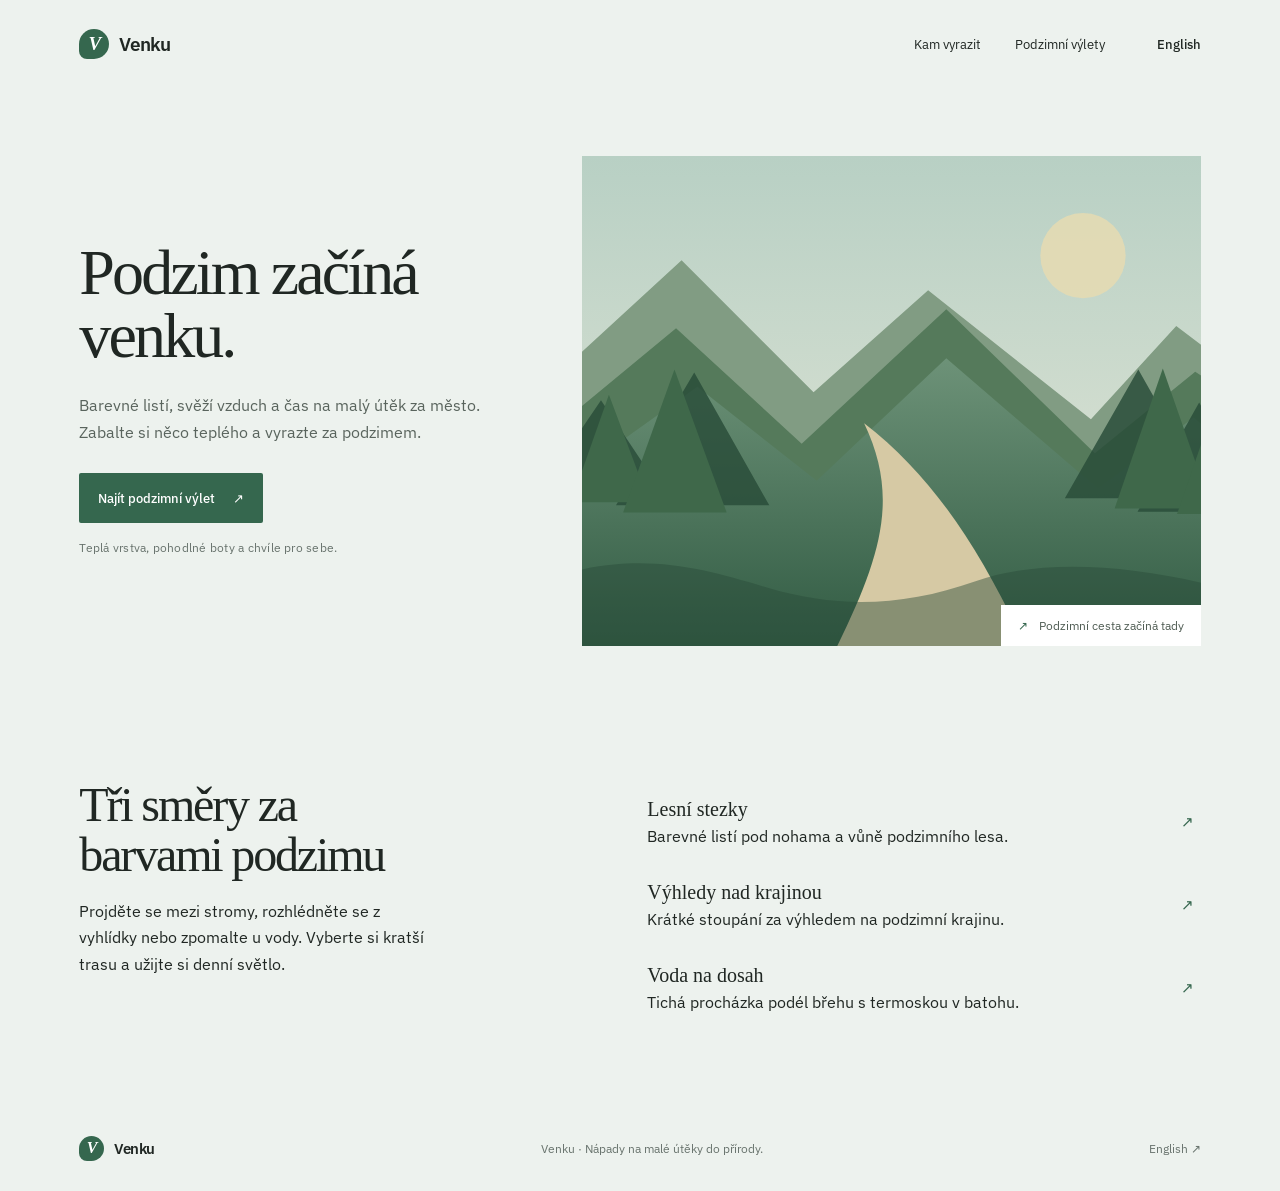
<file: dev/index.html>
<!doctype html>
<html lang="cs">
  <head>
    <meta charset="UTF-8" />
    <meta name="viewport" content="width=device-width, initial-scale=1.0" />
    <meta name="theme-color" content="#edf2ee" />
    <meta name="description" content="Venku — fictional campaign site" />
    <title>Venku</title>
    <script type="module" crossorigin src="./assets/index-4trgU8i1.js"></script>
    <link rel="stylesheet" crossorigin href="./assets/index-Dh8BzsJk.css">
  </head>
  <body>
    <div id="root"></div>
  </body>
</html>
</file>
<file: dev/assets/index-Dh8BzsJk.css>
@font-face{font-family:IBM Plex Sans;font-style:normal;font-display:swap;font-weight:400;src:url(./ibm-plex-sans-cyrillic-ext-400-normal-g30qAdWV.woff2)format("woff2"),url(./ibm-plex-sans-cyrillic-ext-400-normal-Dsrv2Tcn.woff)format("woff");unicode-range:U+460-52F,U+1C80-1C8A,U+20B4,U+2DE0-2DFF,U+A640-A69F,U+FE2E-FE2F}@font-face{font-family:IBM Plex Sans;font-style:normal;font-display:swap;font-weight:400;src:url(./ibm-plex-sans-cyrillic-400-normal-DZqxrq2p.woff2)format("woff2"),url(./ibm-plex-sans-cyrillic-400-normal-BTotfTJu.woff)format("woff");unicode-range:U+301,U+400-45F,U+490-491,U+4B0-4B1,U+2116}@font-face{font-family:IBM Plex Sans;font-style:normal;font-display:swap;font-weight:400;src:url(./ibm-plex-sans-greek-400-normal-_efipK4i.woff2)format("woff2"),url(./ibm-plex-sans-greek-400-normal-D9ESIMu3.woff)format("woff");unicode-range:U+370-377,U+37A-37F,U+384-38A,U+38C,U+38E-3A1,U+3A3-3FF}@font-face{font-family:IBM Plex Sans;font-style:normal;font-display:swap;font-weight:400;src:url(./ibm-plex-sans-vietnamese-400-normal-DG4YqDda.woff2)format("woff2"),url(./ibm-plex-sans-vietnamese-400-normal-fK1oJ5dG.woff)format("woff");unicode-range:U+102-103,U+110-111,U+128-129,U+168-169,U+1A0-1A1,U+1AF-1B0,U+300-301,U+303-304,U+308-309,U+323,U+329,U+1EA0-1EF9,U+20AB}@font-face{font-family:IBM Plex Sans;font-style:normal;font-display:swap;font-weight:400;src:url(./ibm-plex-sans-latin-ext-400-normal-C5H60-Va.woff2)format("woff2"),url(./ibm-plex-sans-latin-ext-400-normal-RBey6euL.woff)format("woff");unicode-range:U+100-2BA,U+2BD-2C5,U+2C7-2CC,U+2CE-2D7,U+2DD-2FF,U+304,U+308,U+329,U+1D00-1DBF,U+1E00-1E9F,U+1EF2-1EFF,U+2020,U+20A0-20AB,U+20AD-20C0,U+2113,U+2C60-2C7F,U+A720-A7FF}@font-face{font-family:IBM Plex Sans;font-style:normal;font-display:swap;font-weight:400;src:url(./ibm-plex-sans-latin-400-normal-CDDApCn2.woff2)format("woff2"),url(./ibm-plex-sans-latin-400-normal-CYLoc0-x.woff)format("woff");unicode-range:U+??,U+131,U+152-153,U+2BB-2BC,U+2C6,U+2DA,U+2DC,U+304,U+308,U+329,U+2000-206F,U+20AC,U+2122,U+2191,U+2193,U+2212,U+2215,U+FEFF,U+FFFD}@font-face{font-family:IBM Plex Sans;font-style:normal;font-display:swap;font-weight:500;src:url(./ibm-plex-sans-cyrillic-ext-500-normal-Cs5J6C77.woff2)format("woff2"),url(./ibm-plex-sans-cyrillic-ext-500-normal-DB5PtV2g.woff)format("woff");unicode-range:U+460-52F,U+1C80-1C8A,U+20B4,U+2DE0-2DFF,U+A640-A69F,U+FE2E-FE2F}@font-face{font-family:IBM Plex Sans;font-style:normal;font-display:swap;font-weight:500;src:url(./ibm-plex-sans-cyrillic-500-normal-CocWQlwt.woff2)format("woff2"),url(./ibm-plex-sans-cyrillic-500-normal-ByOcLdNv.woff)format("woff");unicode-range:U+301,U+400-45F,U+490-491,U+4B0-4B1,U+2116}@font-face{font-family:IBM Plex Sans;font-style:normal;font-display:swap;font-weight:500;src:url(./ibm-plex-sans-greek-500-normal-JMMifIXV.woff2)format("woff2"),url(./ibm-plex-sans-greek-500-normal-CuWXN6rf.woff)format("woff");unicode-range:U+370-377,U+37A-37F,U+384-38A,U+38C,U+38E-3A1,U+3A3-3FF}@font-face{font-family:IBM Plex Sans;font-style:normal;font-display:swap;font-weight:500;src:url(./ibm-plex-sans-vietnamese-500-normal-e4dixQRQ.woff2)format("woff2"),url(./ibm-plex-sans-vietnamese-500-normal-BEb3_waV.woff)format("woff");unicode-range:U+102-103,U+110-111,U+128-129,U+168-169,U+1A0-1A1,U+1AF-1B0,U+300-301,U+303-304,U+308-309,U+323,U+329,U+1EA0-1EF9,U+20AB}@font-face{font-family:IBM Plex Sans;font-style:normal;font-display:swap;font-weight:500;src:url(./ibm-plex-sans-latin-ext-500-normal-DakdToA3.woff2)format("woff2"),url(./ibm-plex-sans-latin-ext-500-normal-D0aIdm-b.woff)format("woff");unicode-range:U+100-2BA,U+2BD-2C5,U+2C7-2CC,U+2CE-2D7,U+2DD-2FF,U+304,U+308,U+329,U+1D00-1DBF,U+1E00-1E9F,U+1EF2-1EFF,U+2020,U+20A0-20AB,U+20AD-20C0,U+2113,U+2C60-2C7F,U+A720-A7FF}@font-face{font-family:IBM Plex Sans;font-style:normal;font-display:swap;font-weight:500;src:url(./ibm-plex-sans-latin-500-normal-6ng42L7E.woff2)format("woff2"),url(./ibm-plex-sans-latin-500-normal-BgVn5rGT.woff)format("woff");unicode-range:U+??,U+131,U+152-153,U+2BB-2BC,U+2C6,U+2DA,U+2DC,U+304,U+308,U+329,U+2000-206F,U+20AC,U+2122,U+2191,U+2193,U+2212,U+2215,U+FEFF,U+FFFD}@font-face{font-family:IBM Plex Sans;font-style:normal;font-display:swap;font-weight:600;src:url(./ibm-plex-sans-cyrillic-ext-600-normal-DUMzJB7m.woff2)format("woff2"),url(./ibm-plex-sans-cyrillic-ext-600-normal-Bz0x94Yp.woff)format("woff");unicode-range:U+460-52F,U+1C80-1C8A,U+20B4,U+2DE0-2DFF,U+A640-A69F,U+FE2E-FE2F}@font-face{font-family:IBM Plex Sans;font-style:normal;font-display:swap;font-weight:600;src:url(./ibm-plex-sans-cyrillic-600-normal-71GNu3SW.woff2)format("woff2"),url(./ibm-plex-sans-cyrillic-600-normal-BGq0mW3O.woff)format("woff");unicode-range:U+301,U+400-45F,U+490-491,U+4B0-4B1,U+2116}@font-face{font-family:IBM Plex Sans;font-style:normal;font-display:swap;font-weight:600;src:url(./ibm-plex-sans-greek-600-normal-DzTrcv_p.woff2)format("woff2"),url(./ibm-plex-sans-greek-600-normal-D-CqTdkO.woff)format("woff");unicode-range:U+370-377,U+37A-37F,U+384-38A,U+38C,U+38E-3A1,U+3A3-3FF}@font-face{font-family:IBM Plex Sans;font-style:normal;font-display:swap;font-weight:600;src:url(./ibm-plex-sans-vietnamese-600-normal-DpPYBSTl.woff2)format("woff2"),url(./ibm-plex-sans-vietnamese-600-normal-DgdngZtN.woff)format("woff");unicode-range:U+102-103,U+110-111,U+128-129,U+168-169,U+1A0-1A1,U+1AF-1B0,U+300-301,U+303-304,U+308-309,U+323,U+329,U+1EA0-1EF9,U+20AB}@font-face{font-family:IBM Plex Sans;font-style:normal;font-display:swap;font-weight:600;src:url(./ibm-plex-sans-latin-ext-600-normal-DOrvGEcy.woff2)format("woff2"),url(./ibm-plex-sans-latin-ext-600-normal-DIrixKbi.woff)format("woff");unicode-range:U+100-2BA,U+2BD-2C5,U+2C7-2CC,U+2CE-2D7,U+2DD-2FF,U+304,U+308,U+329,U+1D00-1DBF,U+1E00-1E9F,U+1EF2-1EFF,U+2020,U+20A0-20AB,U+20AD-20C0,U+2113,U+2C60-2C7F,U+A720-A7FF}@font-face{font-family:IBM Plex Sans;font-style:normal;font-display:swap;font-weight:600;src:url(./ibm-plex-sans-latin-600-normal-CuJfVYMP.woff2)format("woff2"),url(./ibm-plex-sans-latin-600-normal-Cu4Hd6ag.woff)format("woff");unicode-range:U+??,U+131,U+152-153,U+2BB-2BC,U+2C6,U+2DA,U+2DC,U+304,U+308,U+329,U+2000-206F,U+20AC,U+2122,U+2191,U+2193,U+2212,U+2215,U+FEFF,U+FFFD}:root{color:#202723;font-synthesis:none;text-rendering:optimizelegibility;--ink:#202723;--muted:#68736d;--ground:#edf2ee;--accent:#35674e;--accent-dark:#234b37;--line:#dfe7e1;background:#edf2ee;font-family:IBM Plex Sans,sans-serif}*{box-sizing:border-box}html{scroll-behavior:smooth}body{min-width:320px;margin:0}a{color:inherit}a:focus-visible{outline-offset:4px;outline:3px solid #7aa789}.site-shell{max-width:1440px;margin:0 auto;padding:0 6.2vw}.site-header{justify-content:space-between;align-items:center;min-height:88px;display:flex}.wordmark{letter-spacing:-.04em;align-items:center;gap:10px;font-size:19px;font-weight:600;text-decoration:none;display:inline-flex}.wordmark-mark{background:var(--accent);color:#fff;border-radius:50% 50% 50% 8px;place-items:center;width:30px;height:30px;font-family:Georgia,serif;font-size:19px;font-style:italic;display:grid}.site-header nav{align-items:center;gap:34px;font-size:13px;display:flex}.site-header nav a{text-decoration:none}.site-header nav a:hover,.footer-language:hover{color:var(--accent)}.language-link{padding-left:18px;font-weight:500}.hero{grid-template-columns:minmax(320px,.8fr) minmax(400px,1.2fr);align-items:center;gap:7vw;padding:68px 0 82px;display:grid}.hero-copy{padding:22px 0 28px}h1,h2{letter-spacing:-.045em;margin:0;font-family:Georgia,Times New Roman,serif;font-weight:400}h1{max-width:620px;font-size:clamp(44px,5vw,64px);line-height:.99}.intro{color:#59645d;max-width:420px;margin:24px 0 27px;font-size:16px;line-height:1.7}.primary-link{color:#fff;background:var(--accent);border-radius:2px;align-items:center;gap:18px;min-height:50px;padding:0 19px;font-size:13px;font-weight:500;text-decoration:none;transition:background .18s,transform .18s;display:inline-flex}.primary-link:hover{background:var(--accent-dark);transform:translateY(-2px)}.small-note{color:var(--muted);letter-spacing:.02em;margin:17px 0 0;font-size:12px}.hero-image{margin:0;position:relative}.hero-image img{object-fit:cover;width:100%;height:min(51vw,490px);min-height:330px;display:block}.hero-image figcaption{color:#4f5c53;background:#fff;padding:13px 17px;font-size:12px;position:absolute;bottom:0;right:0}.hero-image figcaption span{color:var(--accent);margin-right:8px}.places{grid-template-columns:.9fr 1.1fr;gap:9vw;padding:52px 0 76px;display:grid}.section-heading h2{max-width:360px;font-size:clamp(34px,4vw,48px);line-height:1.05}.section-heading>p:last-child{max-width:360px;color:var(--ink);margin:17px 0 0;font-size:16px;line-height:1.65}.destination-list{align-self:center;margin:0;padding:0;list-style:none}.destination-list li{grid-template-columns:1fr 20px;align-items:center;gap:12px;min-height:83px;display:grid}.destination-list h3{margin:0 0 5px;font-family:Georgia,Times New Roman,serif;font-size:20px;font-weight:400}.destination-list p{color:var(--ink);margin:0;font-size:16px}.destination-arrow{color:var(--accent);font-size:15px}.site-footer{justify-content:space-between;align-items:center;min-height:86px;display:flex}.site-footer .wordmark{font-size:15px}.site-footer .wordmark-mark{width:25px;height:25px;font-size:16px}.site-footer p,.footer-language{color:var(--muted);font-size:12px}.footer-language{text-decoration:none}@media (width<=1050px){.site-shell{padding:0 22px}.site-header{min-height:72px}.site-header nav{gap:16px}.site-header nav a:first-child{display:none}.hero{grid-template-columns:1fr;gap:31px;padding:49px 0 57px}.hero-copy{padding:0}h1{max-width:560px;font-size:clamp(46px,12vw,68px)}.intro{margin-top:19px;font-size:15px}.hero-image img{height:68vw;min-height:270px;max-height:390px}.places{grid-template-columns:1fr;gap:32px;padding:40px 0 52px}.section-heading h2{font-size:39px}.site-footer{flex-wrap:wrap;gap:8px;min-height:78px;padding:16px 0}.site-footer p{flex-basis:100%;order:3;margin:0}}@media (prefers-reduced-motion:reduce){html{scroll-behavior:auto}.primary-link{transition:none}}
</file>
